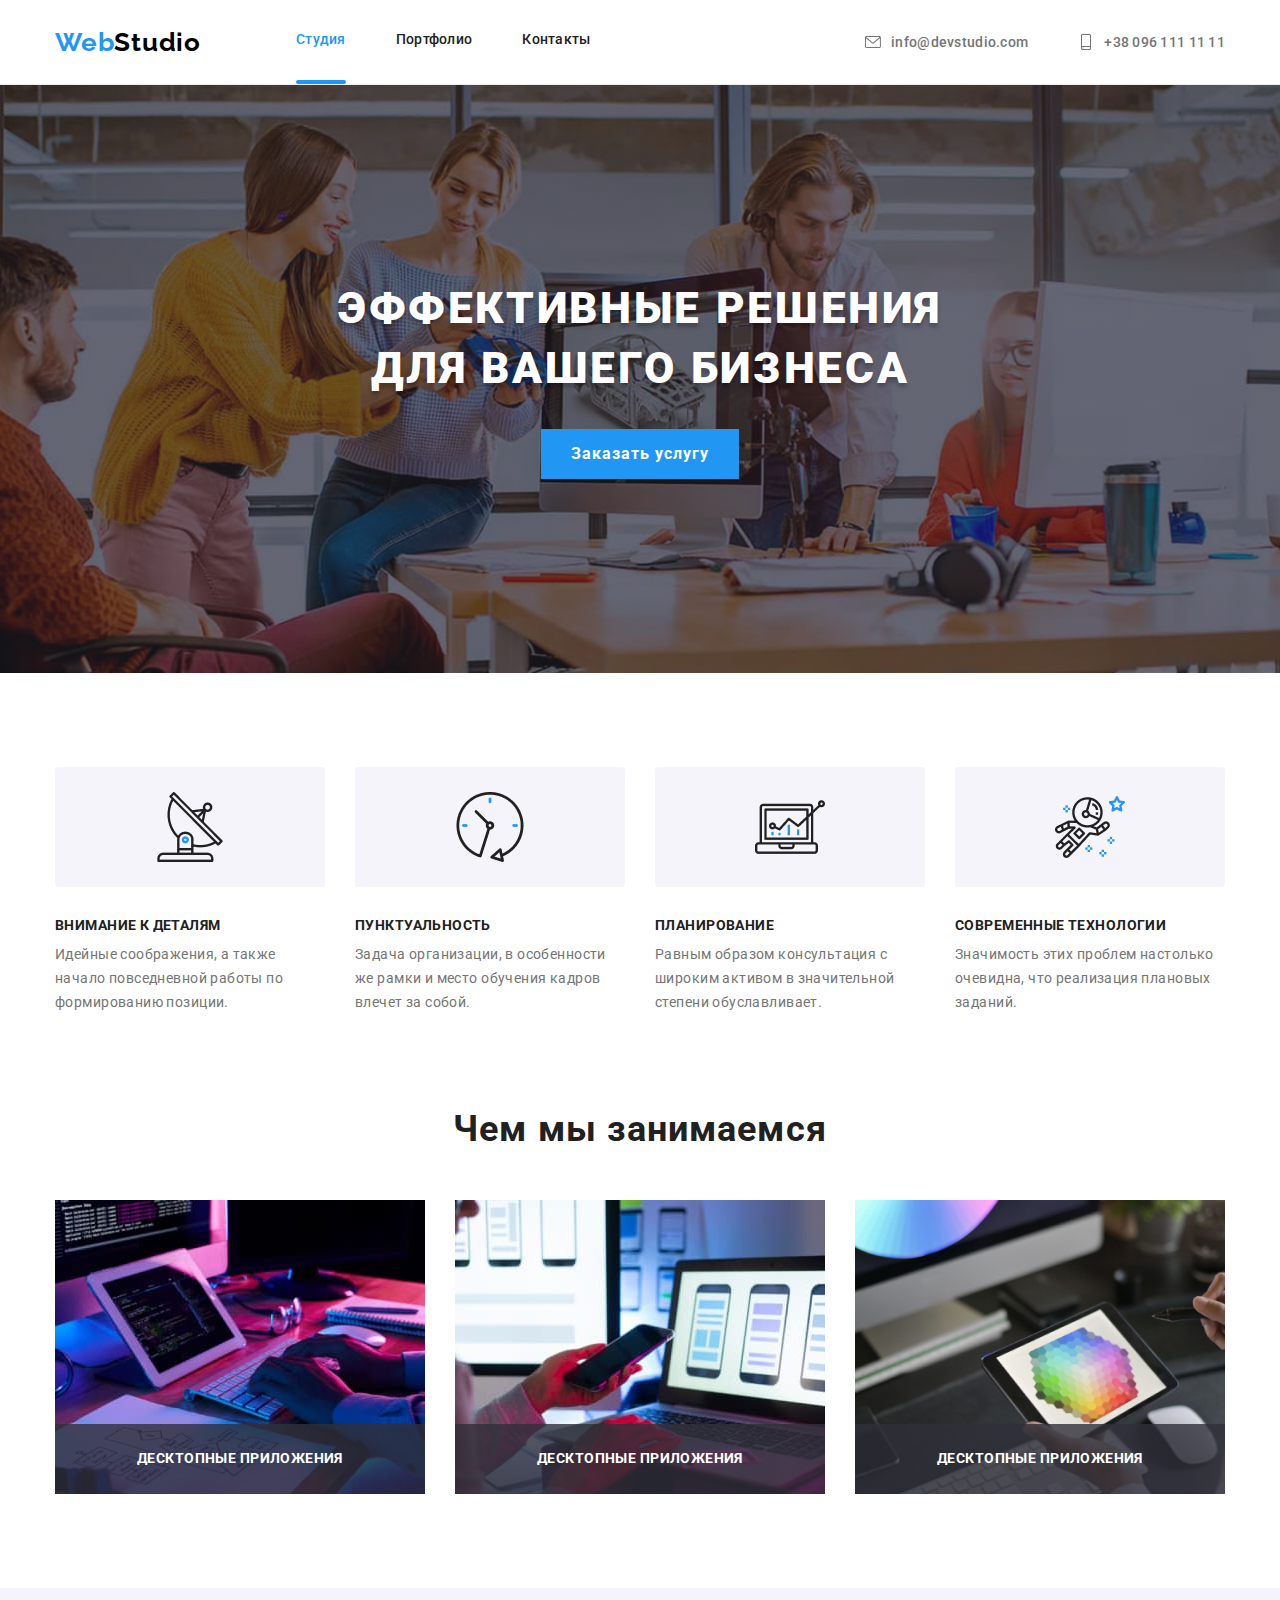
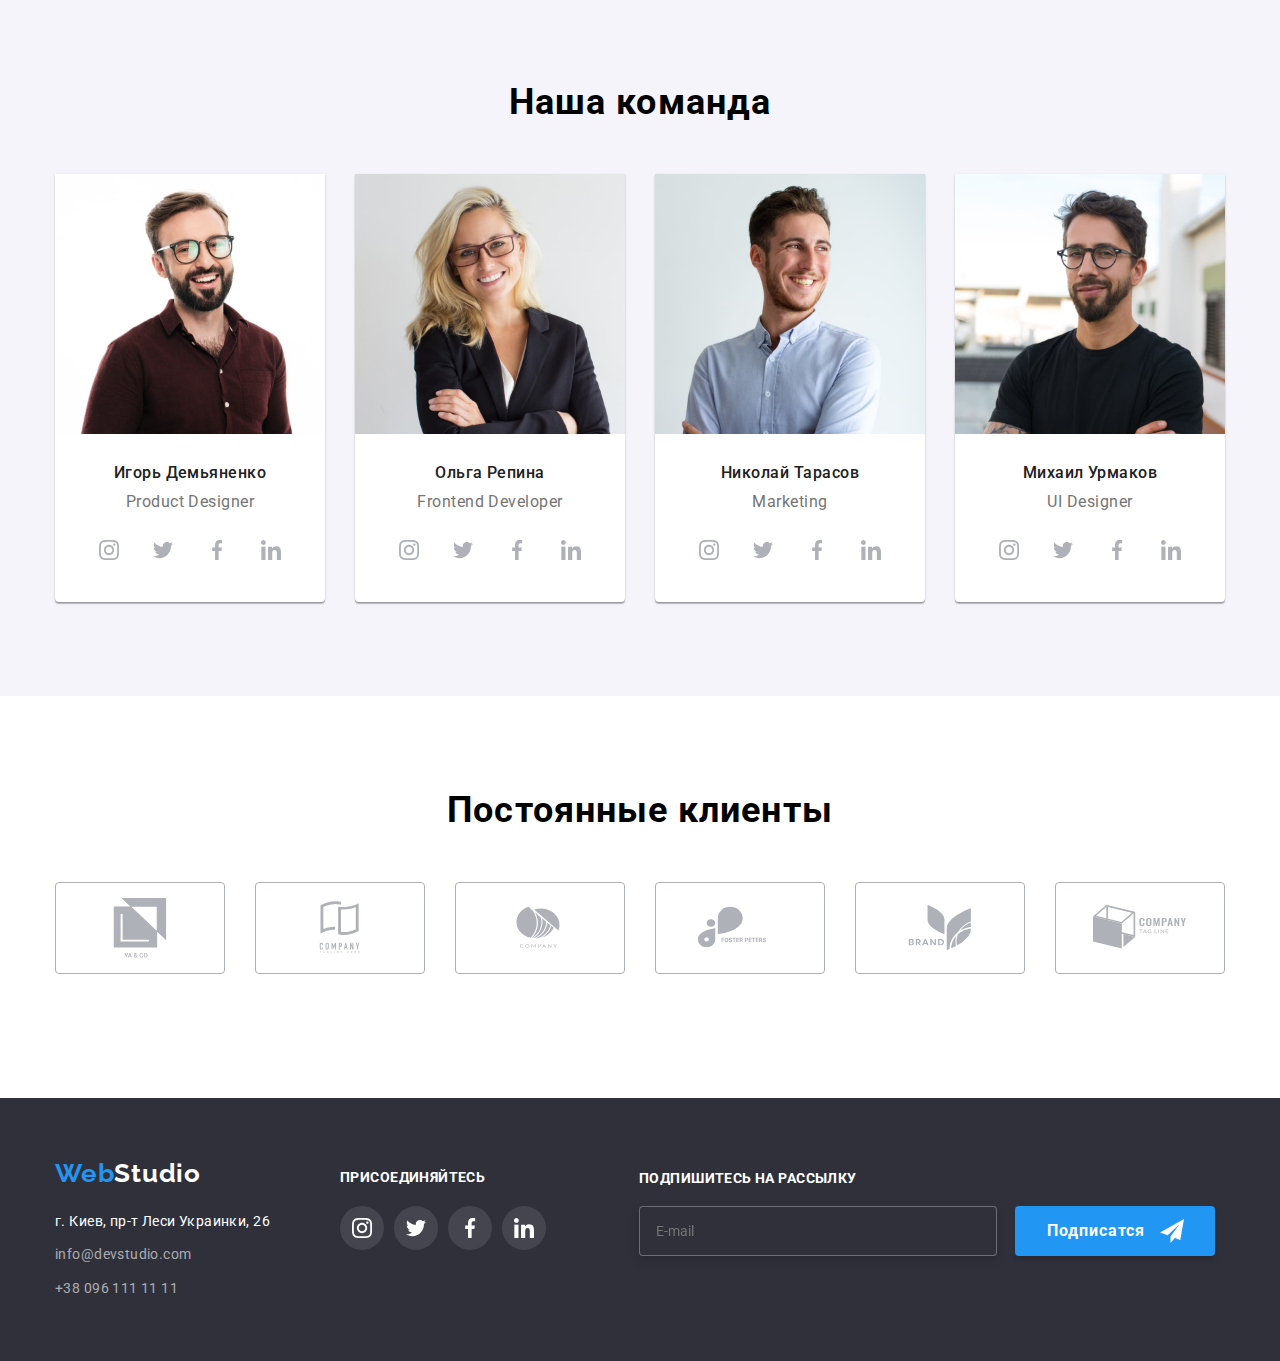
<file: index.html>
<!DOCTYPE html>
<html lang="ru">
<head>
    <meta charset="UTF-8">
    <meta http-equiv="X-UA-Compatible" content="IE=edge">
    <meta name="viewport" content="width=device-width, initial-scale=1.0">
    <title>Студия</title>
    <link rel="preconnect" href="https://fonts.googleapis.com">
    <link rel="preconnect" href="https://fonts.gstatic.com" crossorigin>
    <link href="https://fonts.googleapis.com/css2?family=Raleway:wght@700&family=Roboto:wght@400;500;700;900&display=swap"rel="stylesheet">
    <link rel="stylesheet" href="https://cdnjs.cloudflare.com/ajax/libs/modern-normalize/1.1.0/modern-normalize.min.css">
    <link rel="stylesheet" href="./css/styles.css">
</head>
<body>
<!-- Шапка сайта -->
    <header class="page-header">
       <div class="container">
            <nav class="nav" >
                <a class="logo" href="/"><span class="logo-color">Web</span>Studio</a>
                <ul  class="site-nav">
                    <li class="item ">
                        <div class="current-session">
                            <a class="link" href="./index.html">Студия</a>
                        </div>    
                    </li>
                    <li class="item"><a class="link" href="./portfolio.html">Портфолио</a></li>
                    <li class="item"><a class="link" href="#">Контакты</a></li>
                </ul>
                <ul class="auth-nav">
                    <li class="item">
                        <a class="link" href="mailto:info@devstudio.com">
                            <svg class="contact-link" wght="16px" height="16px">
                                <use href="./images/icons.svg#envelope"></use>
                            </svg>
                            info@devstudio.com</a>
                    </li>
                    <li class="item"><a class="link" href="tel:+380961111111">
                        <svg class="contact-link" wght="16px" height="16px">
                            <use href="./images/icons.svg#smartphone"></use>
                        </svg>
                        +38 096 111 11 11</a></li>
                </ul>
            </nav>
        </div>
    </header>
<!-- Главаная часть (Контент) -->
    <main>
        <!-- Хиро   -->
        <section class="hero section" >
            <div class="container hero-container">
                <h1 class="hero-title">Эффективные решения <br> для вашего бизнеса</h1>
                <button class="button" type="button" data-modal-open>Заказать услугу</button>
            </div>
        </section>
        <!-- Наши привилегии  -->
        <section class="section">
            <div class="container">
                <h2 class="hide-title">Наши привилегии </h2>
                <ul class="benefits">
                    <li class="item icon-antenna">
                        <h3 class="titel ">Внимание к деталям</h3>
                        <p class="article">Идейные соображения, а также начало повседневной работы по формированию позиции.</p>
                    </li>
                    <li class="item icon-clock">
                        <h3 class="titel">Пунктуальность</h3>
                        <p class="article">Задача организации, в особенности же рамки и место обучения кадров влечет за собой.</p>
                    </li>
                    <li class="item icon-diagram">
                        <h3 class="titel">Планирование</h3>
                        <p class="article">Равным образом консультация с широким активом в значительной степени обуславливает.</p>
                    </li>
                    <li class="item icon-astrounaut">
                        <h3 class="titel">Современные технологии</h3>
                        <p class="article">Значимость этих проблем настолько очевидна, что реализация плановых заданий.</p>
                    </li>
                </ul>
            </div>
        </section>
        <!-- Чем занимаемся  -->
        <section class="work section">
            <div class="container">
                <h2 class="titel">Чем мы занимаемся</h2>
                <ul class="work">
                    <li class="wokr-section">
                        <img src="./images/keybord.jpg" width="370" alt="Пишем код">
                        <p class="wokr-section-description">Десктопные приложения</p>
                    </li>
                    <li class="wokr-section">
                        <img src="./images/phoneandnotebook.jpg" width="370" alt="Звонки родным и близким">
                        <P class="wokr-section-description">Десктопные приложения</P>
                    </li>
                    <li class="wokr-section">
                        <img src="./images/colortabel.jpg" width="370" alt="Красивый планшет с палитрой цветов">
                        <P class="wokr-section-description">Десктопные приложения</P>
                    </li>
                </ul>
            </div>
        </section>
        <!-- Наша команда -->
        <section class="team section">
            <div class="container">
                <h2 class="team-title">Наша команда</h2>
                <ul class="team-persons">
                    <li class="item">
                        <img src="./images/team/ighor.jpg" width="270" alt="Игорь Демьяненко - Product Designer">
                        <div class="team-description">
                            <h3 class="team-name">Игорь Демьяненко</h3>
                            <p class="article">Product Designer</p>
                        </div>
                        <ul  class="team-socials">
                            <li class="team-socials-item">
                                <a class="team-link" href="#">
                                    <svg class="team-icon">
                                        <use href="./images/icons.svg#instagram"></use>
                                    </svg>
                                </a>
                            </li>
                            <li class="team-socials-item">
                                <a class="team-link" href="#">
                                    <svg class="team-icon">
                                        <use href="./images/icons.svg#twitter"></use>
                                    </svg>
                                </a>
                            </li>
                            <li class="team-socials-item">
                                <a class="team-link" href="#">
                                    <svg class="team-icon">
                                        <use href="./images/icons.svg#facebook"></use>
                                    </svg>
                                </a>
                            </li>
                            <li class="team-socials-item">
                                <a class="team-link" href="#">
                                    <svg class="team-icon">
                                        <use href="./images/icons.svg#linkedin"></use>
                                    </svg>
                                </a>
                            </li>
                        </ul> 
                    </li>
                    <li class="item">
                        <img src="./images/team/olga.jpg" width="270" alt="Ольга Репина - Frontend Developer">
                        <div class="team-description">
                            <h3 class="team-name">Ольга Репина</h3>
                            <p class="article">Frontend Developer</p>
                        </div>
                        <ul  class="team-socials">
                            <li class="team-socials-item">
                                <a class="team-link" href="#">
                                    <svg class="team-icon">
                                        <use href="./images/icons.svg#instagram"></use>
                                    </svg>
                                </a>
                            </li>
                            <li class="team-socials-item">
                                <a class="team-link" href="#">
                                    <svg class="team-icon">
                                        <use href="./images/icons.svg#twitter"></use>
                                    </svg>
                                </a>
                            </li>
                            <li class="team-socials-item">
                                <a class="team-link" href="#">
                                    <svg class="team-icon">
                                        <use href="./images/icons.svg#facebook"></use>
                                    </svg>
                                </a>
                            </li>
                            <li class="team-socials-item">
                                <a class="team-link" href="#">
                                    <svg class="team-icon">
                                        <use href="./images/icons.svg#linkedin"></use>
                                    </svg>
                                </a>
                            </li>
                        </ul> 
                    </li>
                    <li class="item">
                        <img src="./images/team/nikita.jpg" width="270" alt="Николай Тарасов - Marketing">
                        <div class="team-description">
                            <h3 class="team-name">Николай Тарасов</h3>
                            <p class="article">Marketing</p>
                        </div>
                        <ul  class="team-socials">
                            <li class="team-socials-item">
                                <a class="team-link" href="#">
                                    <svg class="team-icon">
                                        <use href="./images/icons.svg#instagram"></use>
                                    </svg>
                                </a>
                            </li>
                            <li class="team-socials-item">
                                <a class="team-link" href="#">
                                    <svg class="team-icon">
                                        <use href="./images/icons.svg#twitter"></use>
                                    </svg>
                                </a>
                            </li>
                            <li class="team-socials-item">
                                <a class="team-link" href="#">
                                    <svg class="team-icon">
                                        <use href="./images/icons.svg#facebook"></use>
                                    </svg>
                                </a>
                            </li>
                            <li class="team-socials-item">
                                <a class="team-link" href="#">
                                    <svg class="team-icon">
                                        <use href="./images/icons.svg#linkedin"></use>
                                    </svg>
                                </a>
                            </li>
                        </ul> 
                    </li>
                    <li class="item">
                        <img src="./images/team/mihail.jpg" width="270" alt="Михаил Урмаков - UI Designer">
                        <div class="team-description">
                            <h3 class="team-name">Михаил Урмаков</h3>
                            <p class="article">UI Designer</p>
                        </div>
                        <ul  class="team-socials">
                            <li class="team-socials-item">
                                <a class="team-link" href="#">
                                    <svg class="team-icon">
                                        <use href="./images/icons.svg#instagram"></use>
                                    </svg>
                                </a>
                            </li>
                            <li class="team-socials-item">
                                <a class="team-link" href="#">
                                    <svg class="team-icon">
                                        <use href="./images/icons.svg#twitter"></use>
                                    </svg>
                                </a>
                            </li>
                            <li class="team-socials-item">
                                <a class="team-link" href="#">
                                    <svg class="team-icon">
                                        <use href="./images/icons.svg#facebook"></use>
                                    </svg>
                                </a>
                            </li>
                            <li class="team-socials-item">
                                <a class="team-link" href="#">
                                    <svg class="team-icon">
                                        <use href="./images/icons.svg#linkedin"></use>
                                    </svg>
                                </a>
                            </li>
                        </ul> 
                    </li>
                </ul>
            </div>
        </section>
        <section class="section">
            <h2 class="client-title">Постоянные клиенты</h2>
            <ul class="client-list">
                <li>
                    <a class="client-link" href="#">
                        <svg class="client-icon" width="106px" height="60px">
                            <use href="./images/icons.svg#client"></use>
                        </svg>
                    </a>
                </li>
                <li>
                    <a class="client-link" href="#">
                        <svg class="client-icon" width="106px" height="60px">
                            <use href="./images/icons.svg#client-2"></use>
                        </svg>
                    </a>
                </li>
                <li>
                    <a class="client-link" href="#" >
                        <svg class="client-icon" width="106px" height="60px">
                            <use href="./images/icons.svg#client-3"></use>
                        </svg>
                    </a>
                </li>
                <li>
                    <a class="client-link" href="#">
                        <svg class="client-icon" width="106px" height="60px">
                            <use href="./images/icons.svg#client-4"></use>
                        </svg>
                    </a>
                </li>
                <li>
                    <a class="client-link" href="#">
                        <svg class="client-icon" width="106px" height="60px">
                            <use href="./images/icons.svg#client-5"></use>
                        </svg>
                    </a>
                </li>
                <li>
                    <a class="client-link" href="#" >
                        <svg class="client-icon" width="106px" height="60px">
                            <use href="./images/icons.svg#client-6"></use>
                        </svg>
                    </a>
                </li>
            </ul>
        
        </section>
    </main>


    <!-- Футер -->
    <footer class="footer">
        <div class="container footer-contarner">
            <div>
                <a class="footer-logo" href="/"><span class="logo-color">Web</span>Studio</a>
            <address class="footer-adress">
                <p class="article">г. Киев, пр-т Леси Украинки, 26</p>
                <a class="link" href="mailto:info@devstudio.com">info@devstudio.com</a>
                <a class="link" href="tel:+380961111111">+38 096 111 11 11</a>
            </address>
            </div>
            <div class="footer-social">
                <h2 class="footer-social-title">присоединяйтесь</h2>
                <ul class="footer-social-list" >
                    <li class="footer-social-item">
                        <a class="footer-social-link" href="#">
                            <svg class="footer-social-icon">
                                <use href="./images/icons.svg#instagram"></use>
                            </svg>
                        </a>
                    </li>
                    <li class="footer-social-item">
                        <a class="footer-social-link" href="#">
                            <svg class="footer-social-icon">
                                <use href="./images/icons.svg#twitter"></use>
                            </svg>
                        </a>
                    </li>
                    <li class="footer-social-item">
                        <a class="footer-social-link" href="#">
                            <svg class="footer-social-icon">
                                <use href="./images/icons.svg#facebook"></use>
                            </svg>
                        </a>
                    </li>
                    <li class="footer-social-item">
                        <a class="footer-social-link" href="#">
                            <svg class="footer-social-icon">
                                <use href="./images/icons.svg#linkedin"></use>
                            </svg>
                        </a>
                    </li>
                </ul> 
            </div>
            <div class="footer-form"> 
                <form >
                    <label class="footer-form-label" for="e-mail">Подпишитесь на рассылку</label>
                    <input class="footer-form-input" id="e-mail" type="email" name="e-mail" placeholder="E-mail">
                    <button class="footer-form-button" type="submit">
                        Подписатся
                        <svg class="footer-form-icon" width="24px" height="24px" aria-hidden="true" >
                            <use href="./images/icons.svg#icon-send"></use>
                        </svg>
                    </button>
                </form>
            </div>

        </div>

             
    </footer>
    <!-- Backdrop and Modal -->
    <div class="backdrop is-hidden" data-modal>
        <div class="modal">
            <button class="modal-close-button" type="button" data-modal-close>
                <svg class="modal-close-icon" width="11px" height="11px" >
                    <use href="./images/icons.svg#cross"></use>
                </svg>
            </button>
            <div class="modal-inner">
                
                <form class="form" name="main-form" autocomplete="on">
                    <fieldset >
                        <legend class="modal-inner-title">Оставьте свои данные, мы вам перезвоним</legend>
                        <div class="form-field">
                            <label class="form-feild-label" for="user-name">Имя</label>
                            <div class="form-field-inner">
                                <input class="form-field-input" id="user-name" type="text" name="name" required  >
                                <svg class="form-field-icon" width="18px" height="18px" aria-hidden="true" >
                                    <use href="./images/icons.svg#person-black"></use>
                                </svg>
                            </div>
                            
                        </div>
                        <div class="form-field">
                            <label class="form-feild-label" for="phone-number">Телефон</label>
                            <div class="form-field-inner">
                                <input class="form-field-input" id="phone-number" type="tel" name="phone-number" required  >
                                <svg class="form-field-icon" width="18px" height="18px" aria-hidden="true" >
                                    <use href="./images/icons.svg#phone-black"></use>
                                </svg>
                            </div>
                            
                        </div>
                        <div class="form-field">
                            <label class="form-feild-label" for="e-mail">Почта</label>
                            <div class="form-field-inner">
                                <input class="form-field-input" id="e-mail" type="email" name="e-mail" required  >
                                <svg class="form-field-icon" width="18px" height="18px" aria-hidden="true" >
                                    <use href="./images/icons.svg#email-black"></use>
                                </svg>
                            </div>
                            
                        </div>
                        <div class="form-field">
                            <label class="form-feild-label" for="comment">Комментарий</label>
                            <textarea class="form-field-input form-field-texarea" id="comment" name="feedback" rows="5" placeholder="Введите текст" required ></textarea>
                        </div>
                        <div class="form-field checkbox">
                            <div class="checkbox-control">
                                <input class="checkbox-input" type="checkbox" id="terms-conditions">
                                <svg class="checkbox-icon" width="16px" height="15px" aria-hidden="true" >
                                    <use href="./images/icons.svg#checkbox"></use>
                                </svg>
                            </div>
                            <label class="checkbox-label" for="terms-conditions">Соглашаюсь с рассылкой и принимаю <a class="terms-link" href="/">Условия договора</a></label>
                            
                        </div>
                        <button type="submit" class="form-field-button">Отправить</button>
                    </fieldset>
                    
                </form>
            </div>
        </div>
    </div>   
    <!-- JS -->
    <script src="./js/modal.js"></script>
</body>
</html>
</file>
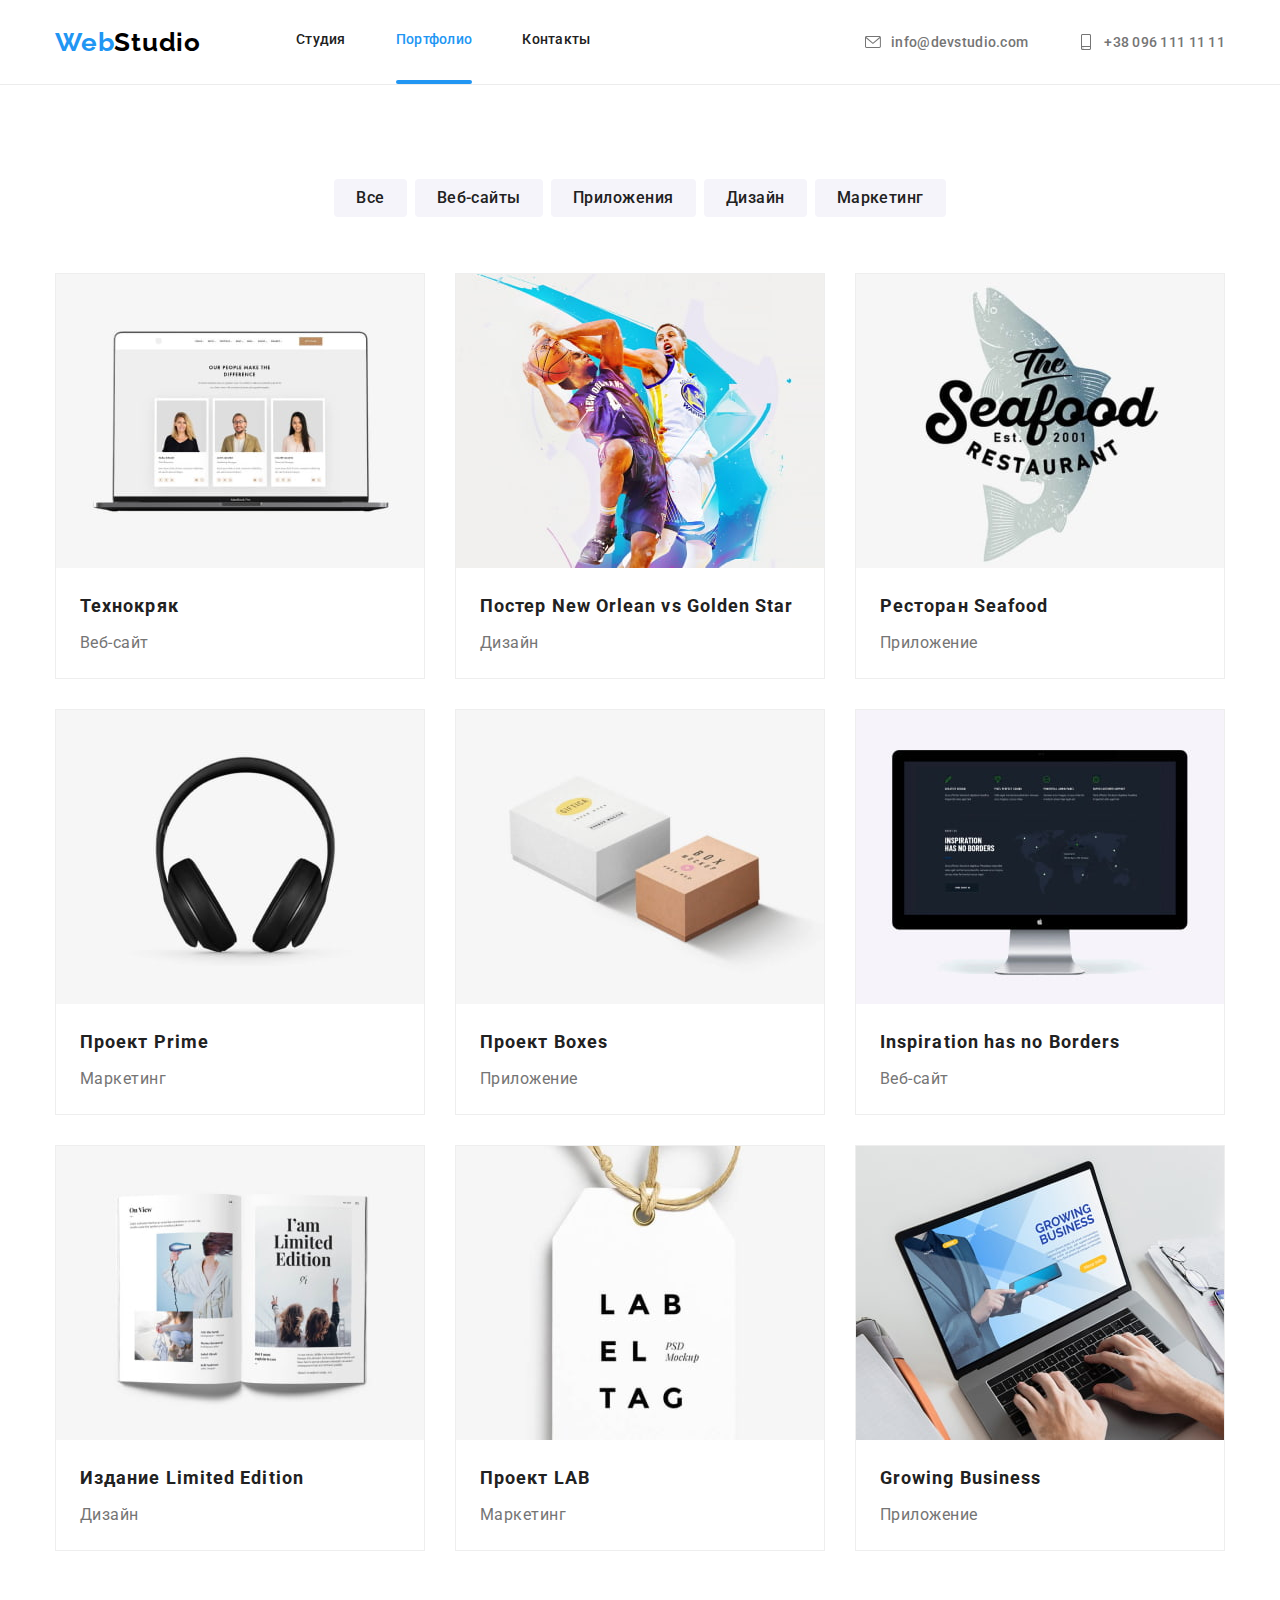
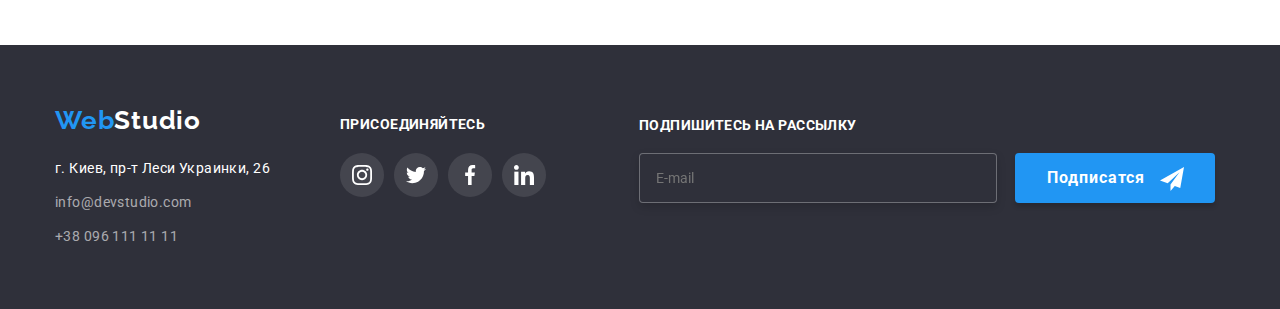
<file: portfolio.html>
<!DOCTYPE html>
<html lang="ru">
<head>
    <meta charset="UTF-8">
    <meta http-equiv="X-UA-Compatible" content="IE=edge">
    <meta name="viewport" content="width=device-width, initial-scale=1.0">
    <title>Портфолио</title>
    <link rel="preconnect" href="https://fonts.googleapis.com">
    <link rel="preconnect" href="https://fonts.gstatic.com" crossorigin>
    <link href="https://fonts.googleapis.com/css2?family=Raleway:wght@700&family=Roboto:wght@400;500;700;900&display=swap" rel="stylesheet">
    <link rel="stylesheet" href="https://cdnjs.cloudflare.com/ajax/libs/modern-normalize/1.1.0/modern-normalize.min.css">
    <link rel="stylesheet" href="./css/styles.css">
</head>
<body>
    <!-- Шапка сайта -->
    <header class="page-header">
        <div class="container">
             <nav class="nav" >
                 <a class="logo" href="./"><span class="logo-color">Web</span>Studio</a>
                 <ul  class="site-nav">
                     <li class="item ">
                            <a class="link" href="./index.html">Студия</a>
                    </li>
                     <li class="item ">
                        <div class="current-session">
                            <a class="link" href="./portfolio.html">Портфолио</a>
                        </div>
                    </li>
                     <li class="item"><a class="link" href="#">Контакты</a></li>
                 </ul>
                 <ul class="auth-nav">
                     <li class="item">
                         <a class="link" href="mailto:info@devstudio.com">
                             <svg class="contact-link" wght="16px" height="16px">
                                 <use href="./images/icons.svg#envelope"></use>
                             </svg>
                             info@devstudio.com</a>
                     </li>
                     <li class="item"><a class="link" href="tel:+380961111111">
                         <svg class="contact-link" wght="16px" height="16px">
                             <use href="./images/icons.svg#smartphone"></use>
                         </svg>
                         +38 096 111 11 11</a></li>
                 </ul>
             </nav>
         </div>
     </header>
    <!-- Наши работы -->
    <main>
        <section class="section">
            <div class="container">
                <h1 class="hide-title">Наши работы</h1>
                <ul class="portfolio-button-list">
                    <li class="item"><button class="portfolio-button" type="button">Все</button></li>
                    <li class="item"><button class="portfolio-button" type="button">Веб-сайты</button></li>
                    <li class="item"><button class="portfolio-button" type="button">Приложения</button></li>
                    <li class="item"><button class="portfolio-button" type="button">Дизайн</button></li>
                    <li class="item"><button class="portfolio-button" type="button">Маркетинг</button></li>
                </ul>
            </div>

            <div class="container">
                <ul class="portfolio-list">
                    <li class="portfolio-item">
                        <a class="portfolio-link" href="#">
                            <div class="portfolio-thumb">
                                <img src="./images/portfolio/notebook.jpg" width="370" alt="Фото ноутбука">
                                <div class="portfolio-overlay">
                                    <p class="portfolio-overlay-description">Ресурс предлагает комплексные предложения с разным уровнем функционала и сервисов. Все это позволит посетителю получить исчерпывающие сведения о компании или частном лице.</p>
                                </div> 
                            </div>
                                                       
                            <div class="portfolio-list-description">
                                <h2 class="portfolio-list-title">Технокряк</h2>
                                <p class="article">Веб-сайт</p>
                            </div>
                            
                        </a>
                
                    </li>
                    <li class="portfolio-item">
                        <a class="portfolio-link" href="#">
                            <div class="portfolio-thumb">
                                <img src="./images/portfolio/basketboll.jpg" width="370" alt="Фото ноутбука">
                                <div class="portfolio-overlay">
                                    <p class="portfolio-overlay-description">Ресурс предлагает комплексные предложения с разным уровнем функционала и сервисов. Все это позволит посетителю получить исчерпывающие сведения о компании или частном лице.</p>
                                </div> 
                            </div>
                            <div class="portfolio-list-description">
                                <h2 class="portfolio-list-title">Постер New Orlean vs Golden Star</h2>
                                <p class="article">Дизайн</p>
                            </div>
                        </a>
                
                    </li>
                    <li class="portfolio-item">
                        <a class="portfolio-link" href="#">
                            <div class="portfolio-thumb">
                                <img src="./images/portfolio/searestoran.jpg" width="370" alt="Фото ноутбука">
                                <div class="portfolio-overlay">
                                    <p class="portfolio-overlay-description">Ресурс предлагает комплексные предложения с разным уровнем функционала и сервисов. Все это позволит посетителю получить исчерпывающие сведения о компании или частном лице.</p>
                                </div> 
                            </div>
                            <div class="portfolio-list-description">
                                <h2 class="portfolio-list-title">Ресторан Seafood</h2>
                                <p class="article">Приложение</p>
                            </div>
                        </a>
                    </li>
                    <li class="portfolio-item">
                        <a class="portfolio-link" href="#">
                            <div class="portfolio-thumb">
                                <img src="./images/portfolio/headsets.jpg" width="370" alt="Фото ноутбука">
                                <div class="portfolio-overlay">
                                    <p class="portfolio-overlay-description">Ресурс предлагает комплексные предложения с разным уровнем функционала и сервисов. Все это позволит посетителю получить исчерпывающие сведения о компании или частном лице.</p>
                                </div> 
                            </div>
                            <div class="portfolio-list-description">
                                <h2 class="portfolio-list-title">Проект Prime</h2>
                                <p class="article">Маркетинг</p>
                            </div>
                        </a>
                    </li>
                    <li class="portfolio-item">
                        <a class="portfolio-link" href="#">
                            <div class="portfolio-thumb">
                                <img src="./images/portfolio/boxes.jpg" width="370" alt="Фото ноутбука">
                                <div class="portfolio-overlay">
                                    <p class="portfolio-overlay-description">Ресурс предлагает комплексные предложения с разным уровнем функционала и сервисов. Все это позволит посетителю получить исчерпывающие сведения о компании или частном лице.</p>
                                </div> 
                            </div>
                            <div class="portfolio-list-description">
                                <h2 class="portfolio-list-title">Проект Boxes</h2>
                                <p class="article">Приложение</p>
                            </div>
                        </a>
                    </li>
                    <li class="portfolio-item">
                        <a class="portfolio-link" href="#">
                            <div class="portfolio-thumb">
                                <img src="./images/portfolio/monitor.jpg" width="370" alt="Фото ноутбука">
                                <div class="portfolio-overlay">
                                    <p class="portfolio-overlay-description">Ресурс предлагает комплексные предложения с разным уровнем функционала и сервисов. Все это позволит посетителю получить исчерпывающие сведения о компании или частном лице.</p>
                                </div> 
                            </div>
                            <div class="portfolio-list-description">
                                <h2 class="portfolio-list-title">Inspiration has no Borders</h2>
                                <p class="article">Веб-сайт</p>
                            </div>
                        </a>
                    </li>
                    <li class="portfolio-item">
                        <a class="portfolio-link" href="#">
                            <div class="portfolio-thumb">
                                <img src="./images/portfolio/book.jpg" width="370" alt="Фото ноутбука">
                                <div class="portfolio-overlay">
                                    <p class="portfolio-overlay-description">Ресурс предлагает комплексные предложения с разным уровнем функционала и сервисов. Все это позволит посетителю получить исчерпывающие сведения о компании или частном лице.</p>
                                </div> 
                            </div>
                            <div class="portfolio-list-description">
                                <h2 class="portfolio-list-title">Издание Limited Edition</h2>
                                <p class="article">Дизайн</p>
                            </div>
                        </a>
                    </li>
                    <li class="portfolio-item">
                        <a class="portfolio-link" href="#">
                            <div class="portfolio-thumb">
                                <img src="./images/portfolio/tag.jpg" width="370" alt="Фото ноутбука">
                                <div class="portfolio-overlay">
                                    <p class="portfolio-overlay-description">Ресурс предлагает комплексные предложения с разным уровнем функционала и сервисов. Все это позволит посетителю получить исчерпывающие сведения о компании или частном лице.</p>
                                </div> 
                            </div>
                            <div class="portfolio-list-description">
                                <h2 class="portfolio-list-title">Проект LAB</h2>
                                <p class="article">Маркетинг</p>
                            </div>
                        </a>
                    </li>
                    <li class="portfolio-item">
                        <a class="portfolio-link" href="#">
                            <div class="portfolio-thumb">
                                <img src="./images/portfolio/notebook-for-business.jpg" width="370" alt="Фото ноутбука">
                                <div class="portfolio-overlay">
                                    <p class="portfolio-overlay-description">Ресурс предлагает комплексные предложения с разным уровнем функционала и сервисов. Все это позволит посетителю получить исчерпывающие сведения о компании или частном лице.</p>
                                </div> 
                            </div>
                            <div class="portfolio-list-description">
                                <h2 class="portfolio-list-title">Growing Business</h2>
                                <p class="article">Приложение</p>
                            </div>
                        </a>
                    </li>
                </ul>
            </div>

        </section>
    </main>
    <footer class="footer">
        <div class="container footer-contarner">
            <div>
                <a class="footer-logo" href="/"><span class="logo-color">Web</span>Studio</a>
            <address class="footer-adress">
                <p class="article">г. Киев, пр-т Леси Украинки, 26</p>
                <a class="link" href="mailto:info@devstudio.com">info@devstudio.com</a>
                <a class="link" href="tel:+380961111111">+38 096 111 11 11</a>
            </address>
            </div>
            <div class="footer-social">
                <h2 class="footer-social-title">присоединяйтесь</h2>
                <ul class="footer-social-list" >
                    <li class="footer-social-item">
                        <a class="footer-social-link" href="#">
                            <svg class="footer-social-icon">
                                <use href="./images/icons.svg#instagram"></use>
                            </svg>
                        </a>
                    </li>
                    <li class="footer-social-item">
                        <a class="footer-social-link" href="#">
                            <svg class="footer-social-icon">
                                <use href="./images/icons.svg#twitter"></use>
                            </svg>
                        </a>
                    </li>
                    <li class="footer-social-item">
                        <a class="footer-social-link" href="#">
                            <svg class="footer-social-icon">
                                <use href="./images/icons.svg#facebook"></use>
                            </svg>
                        </a>
                    </li>
                    <li class="footer-social-item">
                        <a class="footer-social-link" href="#">
                            <svg class="footer-social-icon">
                                <use href="./images/icons.svg#linkedin"></use>
                            </svg>
                        </a>
                    </li>
                </ul> 
            </div>
            <div class="footer-form"> 
                <form >
                    <label class="footer-form-label" for="e-mail">Подпишитесь на рассылку</label>
                    <input class="footer-form-input" id="e-mail" type="email" name="e-mail" placeholder="E-mail">
                    <button class="footer-form-button" type="submit">
                        Подписатся
                        <svg class="footer-form-icon" width="24px" height="24px" aria-hidden="true" >
                            <use href="./images/icons.svg#icon-send"></use>
                        </svg>
                    </button>
                </form>
            </div>

        </div>

                
    </footer>
    
</body>
</html>
</file>
<file: css/styles.css>
:root {
    --main-color: #212121;
    --secondary-color: #757575;
}

/* Нормолайз */
body {
    background-color: #fff;
    font-family: 'Roboto', sans-serif;
    
}
h1,h2,h3,h4,h5,h6 {
    margin: 0px 0px;
}

ul, ol {
    margin: 0;
    padding: 0;
    list-style-type: none;
}

a {
    text-decoration: none;
}

p {
    margin: 0;
}

address {
    font-style: normal;
}

img {
    display: block;
}

fieldset {
    border: 0;
    padding: 0;
    margin: 0;
}

button {
    border-width: 0;
}
.hide-title {
    position: absolute;
    width: 1px;
    height: 1px;
    margin: -1px;
    border: 0;
    padding: 0;
    white-space: nowrap;
    clip-path: inset(100%);
    clip: rect(0 0 0 0);
    overflow: hidden;
}
/* Стили для шапки */
.page-header {
    border-bottom: 1px solid #ECECEC;
        
}

.nav {
    display: flex;
    align-items: center;

    
   
}

.container {
    width: 100%;
    max-width: 1200px;
    margin: 0 auto;
    padding: 0 15px;

}

.section {
    padding-top: 94px;
    padding-bottom: 94px;
}
/* Стиль Логотипа*/

.logo {
    
    color: #000;
    font-family: 'Raleway';
        font-style: normal;
        font-weight: 700;
        font-size: 26px;
        line-height: 1.19;
        letter-spacing: 0.03em;
        

}
.footer-logo {
    color: #fff;
    font-family: 'Raleway';
        font-style: normal;
        font-weight: 700;
        font-size: 26px;
        line-height: 1.19;
        letter-spacing: 0.03em;
        

}
.logo-color {
    color: #2196F3;
}
/* Стили навигации */
.site-nav {
    display: flex;
    margin-left: 95px;
      
}
.contact-link{
    display: flex;
    align-items: center;
    width: 16px;
    fill: var(--secondary-color);
    margin-right: 10px;
}

.site-nav .item:{

}

.site-nav .item:not(:last-child){
    margin-right: 50px;
}

.site-nav .link {
        display: block;
        padding-top: 32px;
        padding-bottom: 32px;
    

        font-style: normal;
        font-weight: 500;
        font-size: 14px;
        line-height: 1.14;
        letter-spacing: 0.02em;
        
        color: #212121;
        transition: 250ms;
        transition-timing-function: cubic-bezier(0.4, 0, 0.2, 1);
}

.current-session::after {
    content: '';
    display: block;
    width: 100%;
    height: 4px;

    background: #2196F3;
    border-radius: 2px;
}
.current-session .link {
    color:#2196F3
}

.site-nav .link:hover,
.site-nav .link:focus {
    color: #2196F3;
    transition: 250ms;
    transition-timing-function: cubic-bezier(0.4, 0, 0.2, 1);
}

/* .site-nav .link:hover .contact-link,
.site-nav .link:focus .contact-link {
    fill: #2196F3;
} */

.auth-nav {
    display: flex;  
    margin-left: auto;
    
}

.auth-nav .item:not(:last-child) {
    margin-right: 50px;
}

.auth-nav .link {
    display: flex;
    padding-top: 32px;
    padding-bottom: 32px;

    color: var(--secondary-color);
    font-style: normal;
    font-weight: 500;
    font-size: 14px;
    line-height: 1.15;
    letter-spacing: 0.02em;

    transition: 250ms;
    transition-timing-function: cubic-bezier(0.4, 0, 0.2, 1);
        
}
.auth-nav .link:hover,
.auth-nav .link:focus {
    color: #2196F3;
    transition: 250ms;
    transition-timing-function: cubic-bezier(0.4, 0, 0.2, 1);
}
.auth-nav .link:hover .contact-link,
.auth-nav .link:focus .contact-link{
    fill: #2196F3;
    transition: 250ms;
    transition-timing-function: cubic-bezier(0.4, 0, 0.2, 1);
}

/* Стили для хиро */
.hero {
    max-width: 1600px;
    background-image: linear-gradient(to right, rgba(47, 48, 58, 0.4), rgba(47, 48, 58, 0.4)), url(../images/hero-bg.jpg);
    background-position: center;
    background-size: cover;
    background-repeat: no-repeat;
    background-color: #2F303A;

    margin-left: auto;
    margin-right: auto;
    
}
.hero-title  {
    display: block;
    
    margin-bottom: 30px;

    color: #000;
    font-weight: 900;
    font-size: 44px;
    line-height: 1.36;  
    text-align: center;
    letter-spacing: 0.06em;
    text-transform: uppercase;
    color: #FFFFFF;
    text-shadow: 0px 4px 4px rgba(0, 0, 0, 0.25);
}

.button {
    margin-left: auto;
    margin-right: auto;
    padding: 10px 30px;
    
    
    background-color: #2196F3;
    color: #fff;
    font-family: 'Roboto';
    font-style: normal;
    font-weight: 700;
    font-size: 16px;
    line-height: 1.88;
    display: flex;
    align-items: center;
    text-align: center;
    letter-spacing: 0.06em;
    cursor: pointer;
}

.hero-container {
    padding-top: 100px;
    padding-bottom: 100px;
}

/* Стили для наших привилегии */
.benefits {
    display: flex;
    justify-content: space-between;
    
    
    
}
.benefits .item {
    width: 270px;
}

.benefits .titel {
    margin-bottom: 10px;
    color: var(--main-color);
        font-style: normal;
        font-weight: 700;
        font-size: 14px;
        line-height: 1.15;
        letter-spacing: 0.03em;
        text-transform: uppercase;
        
}
.benefits .article {
    color: var(--secondary-color);
        font-weight: 400;
        font-size: 14px;
        line-height: 1.71;    
        letter-spacing: 0.03em;
}
/* Иконки сверху */
.benefits .item::before {
    display: block;
    content: ""; 
    height: 120px;
    background-color: #F5F4FA;
    background-position: center;
    background-repeat: no-repeat;
    border-radius: 4px;

    margin-bottom: 30px;
}

.icon-antenna::before {
    background-image: url('../images/icon/antenna.png');
}

.icon-clock::before {
    background-image: url('../images/icon/clock.png');
}

.icon-diagram::before {
    background-image: url('../images/icon/diagram.png');
}

.icon-astrounaut::before {
    background-image: url('../images/icon/astronaut.png');
}


/* Стили "Чем занимаемся" */
.work {
    display: flex;
    justify-content: space-between;
    padding-top: 0;
    
}
.work .titel {
    margin-bottom: 50px;

    color: var(--main-color);
        font-weight: 700;
        font-size: 36px;
        line-height: 1.16;
        text-align: center;
        letter-spacing: 0.03em;
}

.wokr-section{
    position: relative;
}

.wokr-section-description {
    position: absolute;
    left: 0;
    bottom: 0;

    display: flex;
    justify-content: center;
    align-items: center;
    width: 370px;
    height: 70px;


    font-family: 'Roboto';
    font-style: normal;
    font-weight: 700;
    font-size: 14px;
    line-height: 1.14;
    text-align: center;
    letter-spacing: 0.03em;
    text-transform: uppercase;

    color: #FFFFFF;
    background: rgba(47, 48, 58, 0.8);
}

/*  Стили Наша команда */

.team {
    display: block;
    background-color: #F5F4FA;
    background-position: center;
    margin-left: auto;
    margin-right: auto;
    text-align: center;
    
}

.team-persons{
    display: flex;
    justify-content: space-between;
}



.team-title {
    margin-bottom: 50px;

    font-weight: 700;
    font-size: 36px;
    line-height: 1.16;
    text-align: center;
    letter-spacing: 0.03em;

}

.team-persons .item  {

    background-color: #fff;
    box-shadow: 0px 1px 3px rgba(0, 0, 0, 0.12), 0px 1px 1px rgba(0, 0, 0, 0.14), 0px 2px 1px rgba(0, 0, 0, 0.2);
    border-radius: 0px 0px 4px 4px;
}
.team-name {
    

    color: var(--main-color);
    font-family: 'Roboto';
        font-style: normal;
        font-weight: 500;
        font-size: 16px;
        line-height: 1.18;
        
        letter-spacing: 0.03em;
}
.team .article {
    margin-top: 10px;
    

    color: var(--secondary-color);
    font-family: 'Roboto';
        font-style: normal;
        font-weight: 400;
        font-size: 16px;
        line-height: 1.18;
        letter-spacing: 0.03em;
}

.team-description {
    padding-bottom: 0px;
    padding-top: 30px;


}

.team-socials {
    display: flex;
    width: 206px;
    height: 44px;
    justify-content: space-between;
    align-items: center;
    margin: 16px auto 30px auto;
}

.team-link {
    display: block;
    align-items: center;
    width: 44px;
    height: 44px;
    padding-top: 12px;
    padding-bottom: 12px;
    border-radius: 50%;
}

.team-icon {
    width: 20px;
    height: 20px;
    fill: #afb1b8;
    transition: 250ms;
    transition-timing-function: cubic-bezier(0.4, 0, 0.2, 1);
    
    
}

.team-socials .team-socials-item{
    border-radius: 50%;
    transition: 250ms;
    transition-timing-function: cubic-bezier(0.4, 0, 0.2, 1);
    /* background-color: blue; */
}
.team-socials .team-socials-item:hover,
.team-socials-item .team-link:focus{
    background-color: #2196F3;
    transition: 250ms;
    transition-timing-function: cubic-bezier(0.4, 0, 0.2, 1);
}
.team-socials-item .team-link:focus .team-icon,
.team-socials .team-socials-item:hover .team-icon {
    fill: #ffffff;
    transition: 250ms;
    transition-timing-function: cubic-bezier(0.4, 0, 0.2, 1);
}



/* Постоянные клиенты секция */
 
.client-title {
    margin-bottom: 50px;
    
    font-weight: 700;
    font-size: 36px;
    line-height: 1.16;
    text-align: center;
    letter-spacing: 0.03em; 
}

.client-list {
    display: flex;
    width: 1170px;
    justify-content: space-between;
    align-items: center;
    margin: 16px auto 30px auto;

}

.client-link {
    display: flex;
    align-items: center;
    justify-content: center;
    width: 170px;
    height: 92px;
    border: 1px solid #AFB1B8;
    border-radius: 4px;
    transition: 250ms;
    transition-timing-function: cubic-bezier(0.4, 0, 0.2, 1);
}
.client-icon {
    fill: #afb1b8;
    transition: 250ms;
    transition-timing-function: cubic-bezier(0.4, 0, 0.2, 1);
    
}

.client-link:hover,
.client-link:focus {
    border: 1px solid rgba(33, 150, 243, 1);
    transition: 250ms;
    transition-timing-function: cubic-bezier(0.4, 0, 0.2, 1);
    
}

.client-link:hover .client-icon,
.client-link:focus .client-icon{
    fill: #2196F3;
    transition: 250ms;
    transition-timing-function: cubic-bezier(0.4, 0, 0.2, 1);
}

/* Стили для футера */

.footer {
    display: block;
    padding-top: 60px;
    padding-bottom: 60px;

    background-color: #2F303A;
        font-style: normal;
        font-weight: 400;
        font-size: 14px;
        line-height: 1.71;
        letter-spacing: 0.03em;
}

.footer-contarner{
    display: flex;
}
.footer-adress {
    display: flex;
    flex-direction: column;
    
}
.footer .article {
    margin-top: 20px;
    color: #fff;
}
.footer .link {
    
    margin-top: 10px;

    font-weight: 400;
    font-size: 14px;
    line-height: 1.71;
    letter-spacing: 0.03em;
    color: rgba(255, 255, 255, 0.6);
    
}

.footer-social {
    display: flex;
    flex-direction: column;
    margin-left: 70px;
    margin-top: 12px;
    
}

.footer-social-title {


    
    font-family: 'Roboto';
    font-style: normal;
    font-weight: 700;
    font-size: 14px;
    line-height: 1.14;
    letter-spacing: 0.03em;
    text-transform: uppercase;

    color: #FFFFFF;
}

.footer-social-list {
    display: flex;
    width: 206px;
    height: 44px;
    justify-content: space-between;
    align-items: center;
    margin-top: 20px;
    
    /* margin: 16px auto 30px auto; */
    
}


.footer-social-link {
    display: flex;
    align-items: center;
    justify-content: center;
    width: 44px;
    height: 44px;
        
    background: rgba(255, 255, 255, 0.1);
    border-radius: 50%;
    
}

.footer-social-icon {
    width: 20px;
    height: 20px;
    fill: #ffffff;
    
    
}

.footer-social-list .footer-social-item{
    border-radius: 50%;
    transition: 250ms;
    transition-timing-function: cubic-bezier(0.4, 0, 0.2, 1);
    /* background-color: blue; */
}
.footer-social-list .footer-social-item:hover,
.footer-social-list .footer-social-link:focus {
    background-color: #2196F3;
    transition: 250ms;
    transition-timing-function: cubic-bezier(0.4, 0, 0.2, 1);
}


/* Footer form */
.footer-form{
    margin-left: 93px;
    margin-top: 12px;
}

.footer-form-label {
    display: block;
    margin-bottom: 20px;
    font-family: 'Roboto';
    font-style: normal;
    font-weight: 700;
    font-size: 14px;
    line-height: 16px;
    letter-spacing: 0.03em;
    text-transform: uppercase;

    color: #FFFFFF;
}
.footer-form-input {
    width: 358px;
    height: 50px;
    margin-right: 15px;
    padding-left: 16px;
    color: #fff;
    border: 1px solid rgba(255, 255, 255, 0.3);
    filter: drop-shadow(0px 4px 4px rgba(0, 0, 0, 0.15));
    border-radius: 4px;
    background-color: #2F303A;
}
.footer-form-input::placeholder {
    /* padding: 15px 16px; */
}

.footer-form-button {
    width: 200px;
    height: 50px;
    font-family: 'Roboto';
    font-style: normal;
    font-weight: 700;
    font-size: 16px;
    line-height: 1.88;    

    letter-spacing: 0.06em;
    
    color: #FFFFFF;

    background: #2196F3;
    box-shadow: 0px 4px 4px rgba(0, 0, 0, 0.15);
    border-radius: 4px;
}

.footer-form-icon {
    fill: #fff;
    margin-left: 10px;
    vertical-align: middle;
}

/* .footer-form-button::after {
    content: '';
  
    width: 24px;
    height: 24px;
    background-image: url(../images/icons.svg#icon-send);
    fill: #FFFFFF;
} */
/* Портфолио */
/* Кнопки портфолио */
.portfolio-button-list {
    display: flex;
    margin-bottom: 56px;
    justify-content: center;
}
.portfolio-button-list .item:not(:last-child) {
    margin-right: 8px;
}


.portfolio-button {
    display: block;
    padding: 6px 22px;
    /* margin-top: 100px; */
    
    background: #F5F4FA;
        font-weight: 500;
        font-size: 16px;
        line-height: 1.62;
        text-align: center;
        letter-spacing: 0.03em;
        color: #212121;
        border: none;
        border-radius: 4px;
    
        transition: 250ms;
        transition-timing-function: cubic-bezier(0.4, 0, 0.2, 1);
}


.portfolio-button:hover,
.portfolio-button:focus {
    background-color: #2196F3;
    color: #FFFFFF;
    box-shadow: 0px 3px 1px rgba(0, 0, 0, 0.1), 0px 1px 2px rgba(0, 0, 0, 0.08), 0px 2px 2px rgba(0, 0, 0, 0.12);
    transition: 250ms;
    transition-timing-function: cubic-bezier(0.4, 0, 0.2, 1);   
}

/* Список робот */

.portfolio-list {
    display: flex;
    flex-wrap: wrap;
    
    

    
}

.portfolio-item {
    width: 370px;
    margin-right: 30px;
    margin-bottom: 30px;

    background: #FFFFFF;
    border: 1px solid #EEEEEE;
}
.portfolio-item:hover,
.portfolio-item:focus {
    transition: 250ms;
    transition-timing-function: cubic-bezier(0.4, 0, 0.2, 1);
    box-shadow: 0px 1px 1px rgba(0, 0, 0, 0.12), 0px 4px 4px rgba(0, 0, 0, 0.06), 1px 4px 6px rgba(0, 0, 0, 0.16);
}

.portfolio-item:nth-child(3n) {
    margin-right: 0px;
}

.portfolio-item:nth-last-child(-n+3) {
    margin-bottom: 0px;
}
/* .portfolio-link {
    position: relative;
    
    
} */
.portfolio-thumb {
    position: relative;
    overflow: hidden;
}


.portfolio-list-title {
    /* margin: 20px auto 4px 24px; */
    margin-bottom: 4px;
    font-weight: 700;
    font-size: 18px;
    line-height: 2;
    letter-spacing: 0.06em;
    color: #212121;
}
.portfolio-list .article {
    /* margin-left: 24px;
    margin-bottom: 20px; */

        font-weight: 400;
        font-size: 16px;
        line-height: 1.88;
        letter-spacing: 0.03em;
        color: #757575;
}
.portfolio-list-description {
    padding-left: 24px;
    padding-bottom: 20px;
    padding-top: 20px;
}

.portfolio-overlay {
    position: absolute;
    top: 0;
    right: 0;
    width: 100%;
    height: 100%;
    padding: 64px 24px;
    background-color: rgba(33, 150, 243, 0.9);
    transform: translateY(100%);
    transition: transform 250ms;
    transition-timing-function: cubic-bezier(0.4, 0, 0.2, 1);
    
}

.portfolio-overlay-description {
    font-family: 'Roboto';
    font-style: normal;
    font-weight: 400;
    font-size: 18px;
    line-height: 1.56;
    letter-spacing: 0.03em;
    color: #FFFFFF;
}

.portfolio-item:hover .portfolio-overlay {
    transform: translateY(0);
    
}

/* Modal and Backdrop */

.backdrop {
    position: fixed;
    top: 0;
    left: 0;

    width: 100%;
    height: 100%;
    background: rgba(0, 0, 0, 0.2);

    transition: opacity 0.5s, visibility 0.5s;
}

.modal {
    position: absolute;
    top: 50%;
    left: 50%;
    transform: translate(-50%, -50%);


    width: 528px;
    min-height: 581px;


    background: #FFFFFF;
    box-shadow: 0px 1px 3px rgba(0, 0, 0, 0.12), 0px 1px 1px rgba(0, 0, 0, 0.14), 0px 2px 1px rgba(0, 0, 0, 0.2);
    border-radius: 4px;
}

/* Form */
.modal-inner {
    padding: 40px;
    
}

.modal-inner-title {
    display: block;
    margin-bottom: 12px;

    font-family: 'Roboto';
    font-style: normal;
    font-weight: 700;
    font-size: 20px;
    line-height: 1.15;
    text-align: center;
    letter-spacing: 0.03em;
    color: #212121;
}


/* Form-field */

.form-feild-label {
    display: block;
    margin-bottom: 4px;

    font-family: 'Roboto';
    font-style: normal;
    font-weight: 400;
    font-size: 12px;
    line-height: 1.16;
    letter-spacing: 0.01em;
    color: #757575;
    

}

.form-field-input {
    width: 100%;
    padding: 11px 12px 11px 42px;
    margin-bottom: 10px;
    
    border: 1px solid rgba(33, 33, 33, 0.2);
    border-radius: 4px;
    outline: none;
    transition: border-color 250ms cubic-bezier(0.4, 0, 0.2, 1)
}

.form-field-inner {
    position: relative;
}

.form-field-icon{
    position: absolute;
    top: 50%;
    left: 12px;
    transform: translateY(-80%);
    fill: CurrentColor;
    transition: fill 250ms cubic-bezier(0.4, 0, 0.2, 1);
    
}

.form-field-input::placeholder {
    font-family: 'Roboto';
    font-style: normal;
    font-weight: 400;
    font-size: 12px;
    line-height: 1.16;
    letter-spacing: 0.01em;

    color: rgba(117, 117, 117, 0.5);
    
}

.form-field-input:hover,
.form-field-input:focus {
    border-color: #2196F3;
}

.form-field-input:hover + .form-field-icon,
.form-field-input:focus + .form-field-icon,
.form-field-input:active + .form-field-icon{
    fill: #2196F3;
}


.form-field-texarea {
    resize: none;
    padding: 12px  16px;
}

/* Chekbox */
.checkbox {
    display: flex;
    padding-left: 13px
}

.checkbox-input {
    appearance: none;
}


.checkbox-control {
    display: flex;
    align-items: center;
    justify-content: center;
    
    width: 16px;
    height: 15px;
    margin-top: 3px;
    margin-right: 9px;
    background-color: #fff;
    border: 2px solid rgba(33, 33, 33, 1);
    border-radius: 4px;

}

.checkbox-icon {
    opacity: 0;
    flex-shrink: 0;
    fill: #fff;
    transition: opacity 250ms cubic-bezier(0.4, 0, 0.2, 1);
    background-color: #2196f3;
    border-radius: 2px;
}

.checkbox-input:checked + .checkbox-icon {
    opacity: 1;
}


/* .checkbox-input:checked ~ .checkbox-control{
    background-color: #2196F3;
} */

.checkbox-label {
    font-family: 'Roboto';
    font-style: normal;
    font-weight: 400;
    font-size: 14px;
    line-height: 1.71;
    letter-spacing: 0.03em;

    color: #757575; 

}

.terms-link {
    text-decoration-line: underline;
    color: #2196F3;

}

.form-field-button {
    display: block;
    margin-left: auto;
    margin-right: auto;
    margin-top: 30px;
    width: 200px;
    height: 50px;
    padding: 10px 55px;

    font-family: 'Roboto';
    font-style: normal;
    font-weight: 700;
    font-size: 16px;
    line-height: 1.88;
    letter-spacing: 0.06em;
    color: #FFFFFF;
    cursor: pointer;

    background: #188CE8;  
    border-radius: 4px;
    transition: box-shadow 250ms cubic-bezier(0.4, 0, 0.2, 1)
}

.form-field-button:focus,
.form-field-button:active {
    box-shadow: 0px 4px 4px rgba(0, 0, 0, 0.15);
    
}
.modal-close-icon {

    fill: #000000;
    transition: fill 250ms cubic-bezier(0.4, 0, 0.2, 1)
}



.modal-close-button {
    position: absolute;
    top: 8px;
    right: 8px;
    width: 30px;
    height: 30px;

    background: #FFFFFF;
    border: 1px solid rgba(0, 0, 0, 0.1);
    border-radius: 50%;
    cursor: pointer;
   
}
.modal-close-button:hover .modal-close-icon,
.modal-close-button:focus .modal-close-icon 
{
    fill: #2196F3;
}
.is-hidden {
    opacity: 0;
    visibility: hidden;
    pointer-events: none;

}
</file>
